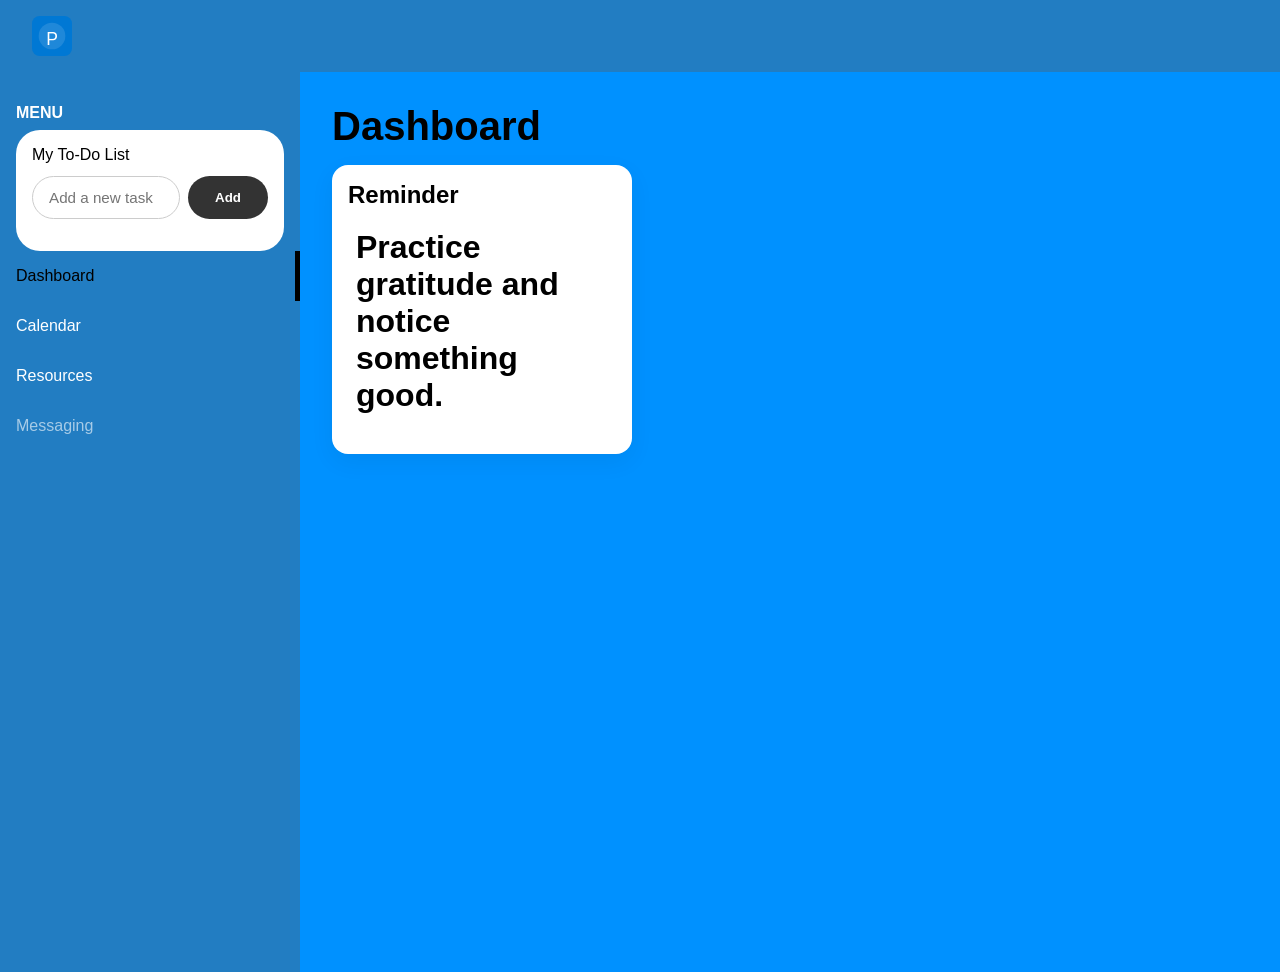
<file: index.html>
<!DOCTYPE html>
<html lang="en">
<head>
	<meta charset="UTF-8">
	<meta http-equiv="X-UA-Compatible" content="IE=edge">
	<meta name="viewport" content="width=device-width, initial-scale=1.0">
	<title>Planner - Dashboard</title>
	<link rel="stylesheet" href="main.css" />
	<link rel="manifest" href="manifest.json" />
	<link rel="icon" href="icon.svg" type="image/svg+xml" />
	<meta name="theme-color" content="#ffffff" />
</head>
<header class="topbar">
	<img src="icon.svg" alt="Planner Logo" class="logo" />
</header>
<body>
	
	<div class="app">
		<div class="menu-toggle">
			<div class="hamburger">
				<span></span>
			</div>
		</div>

		<aside class="sidebar">
			<h2>Menu</h2>

			<nav class="todolist">
				<p>My To-Do List</p>
				<form id="todo-form" class="todolist-form">
					<input id="todo-input" type="text" placeholder="Add a new task" autocomplete="off" />
					<button type="submit">Add</button>
				</form>
				<ul id="todo-list" class="todo-items"></ul>
			</nav>
			
			<nav class="menu">
				<a href="index.html" class="menu-item is-active">Dashboard</a>
				<a href="calendar.html" class="menu-item">Calendar</a>
				<a href="resources.html" class="menu-item">Resources</a>
				<a href="#" class="menu-item unavailable">Messaging</a>
			</nav>

		</aside>

		<main class="content">
			<h1>Dashboard</h1>
			<section class="reminder">
				<h2>Reminder</h2>
				<div class="reminder-random">
					<h3>Reminder</h3>
				</div>
			</section>
		</main>
	</div>

	<script src="main.js"></script>
</body>
</html>
</file>
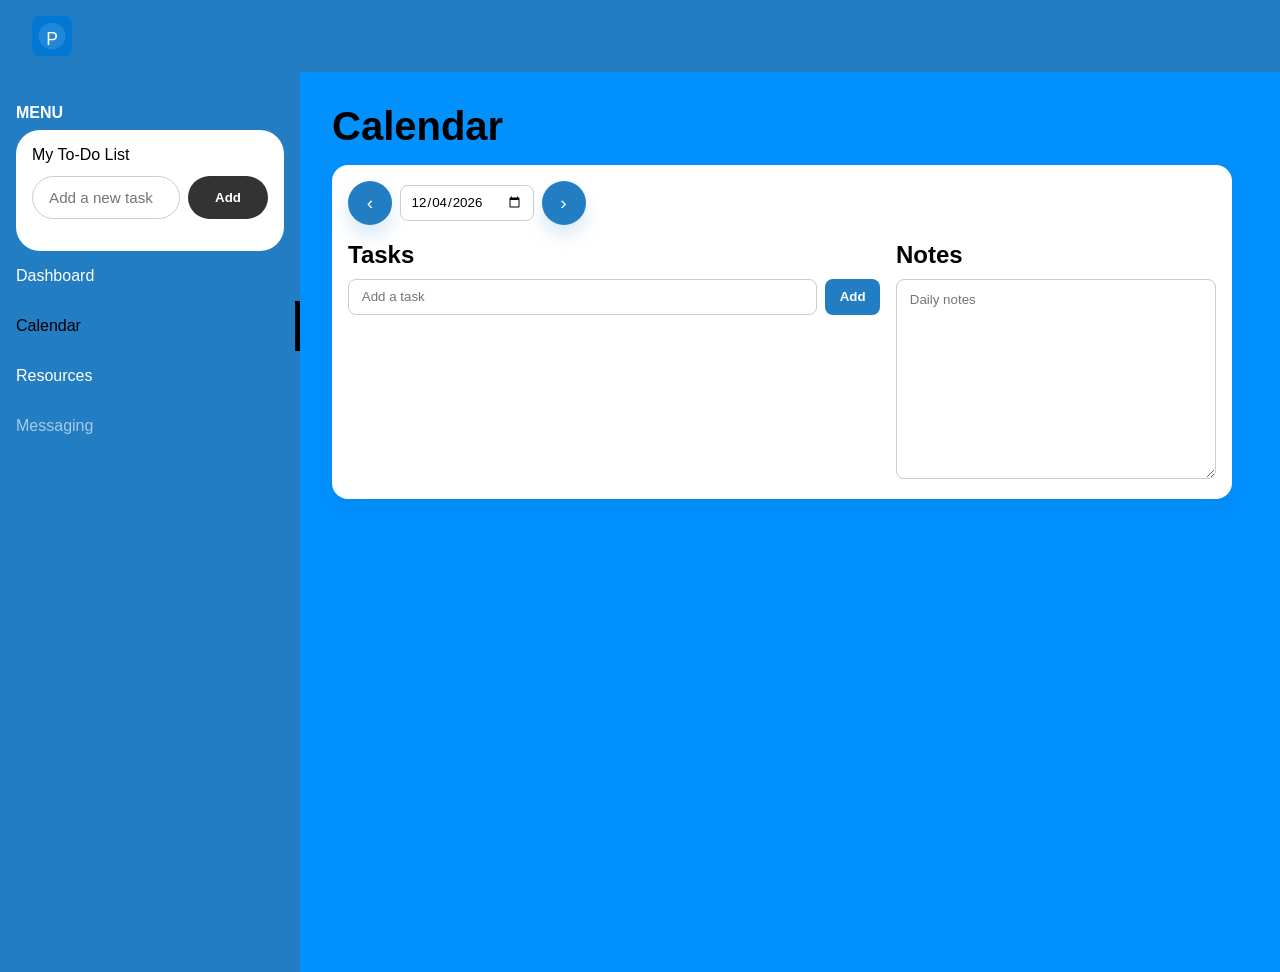
<file: calendar.html>
<!DOCTYPE html>
<html lang="en">
<head>
	<meta charset="UTF-8">
	<meta http-equiv="X-UA-Compatible" content="IE=edge">
	<meta name="viewport" content="width=device-width, initial-scale=1.0">
	<title>Planner - Calender</title>
	<link rel="stylesheet" href="main.css" />
	<link rel="manifest" href="manifest.json" />
	<link rel="icon" href="icon.svg" type="image/svg+xml" />
	<meta name="theme-color" content="#ffffff" />
</head>
<header class="topbar">
		<img src="icon.svg" alt="Planner Logo" class="logo" />
</header>
<body>
	
	<div class="app">
		<div class="menu-toggle">
			<div class="hamburger">
				<span></span>
			</div>
		</div>

		<aside class="sidebar">
			<h2>Menu</h2>

			<nav class="todolist">
				<p>My To-Do List</p>
				<form id="todo-form" class="todolist-form">
					<input id="todo-input" type="text" placeholder="Add a new task" autocomplete="off" />
					<button type="submit">Add</button>
				</form>
				<ul id="todo-list" class="todo-items"></ul>
			</nav>
			
			<nav class="menu">
				<a href="index.html" class="menu-item">Dashboard</a>
				<a href="calendar.html" class="menu-item is-active">Calendar</a>	
				<a href="resources.html" class="menu-item">Resources</a>
				<a href="#" class="menu-item unavailable">Messaging</a>
			</nav>

		</aside>

		<main class="content">
			<h1>Calendar</h1>
			<section class="planner">
				<div class="planner-controls">
					<button id="prev-day" aria-label="Previous day">‹</button>
					<input type="date" id="planner-date" />
					<button id="next-day" aria-label="Next day">›</button>
				</div>
				<div class="planner-columns">
					<div class="planner-tasks">
						<h2>Tasks</h2>
						<form id="planner-task-form">
							<input id="planner-task-input" type="text" placeholder="Add a task" autocomplete="off" />
							<button type="submit">Add</button>
						</form>
						<ul id="planner-task-list" class="todo-items"></ul>
					</div>
					<div class="planner-notes">
						<h2>Notes</h2>
						<textarea id="planner-note" placeholder="Daily notes"></textarea>
					</div>
				</div>
			</section>
		</main>
	</div>

	<script src="main.js"></script>
</body>
</html>
</file>
<file: main.css>
* {
	margin: 0;
	padding: 0;
	box-sizing: border-box;
	font-family: sans-serif;
}

body {
	background-color: #0091ff;
	min-height: 100vh;
}

.content {
	padding: 2rem;
	padding-right: 3rem;
	width: 100%;
	max-width: 100%;
}

.info {
	background-color: #fff;
	padding: 1rem;
	border-radius: 1.5rem;
	width: 100%;
	padding-right: 5rem;
	min-width: 0;
	margin-bottom: 1.5rem;
}

.app {
	display: flex;
	min-height: 100vh;
}

.menu-toggle {
	display: none;
	position: fixed;
	top: 2rem;
	right: 2rem;
	width: 60px;
	height: 60px;
	border-radius: 99px;
	background-color: #000;
	cursor: pointer;
	z-index: 999;
}

.hamburger {
	position: relative;
	top: calc(50% - 2px);
	left: 50%;
	transform: translate(-50%, -50%);
	width: 32px;
}

.hamburger > span,
.hamburger > span::before,
.hamburger > span::after {
  display: block;
  position: absolute;
  width: 100%;
  height: 4px;
  border-radius: 99px;
  background-color: #FFF;
  transition-duration: .25s;
}

.hamburger > span::before {
  content: '';
  top: -8px;
}
.hamburger > span::after {
  content: '';
  top: 8px;
}
.menu-toggle.is-active .hamburger > span {
  transform: rotate(45deg);
}
.menu-toggle.is-active .hamburger > span::before {
  top: 0;
  transform: rotate(0deg);
}
.menu-toggle.is-active .hamburger > span::after {
  top: 0;
  transform: rotate(90deg);
}

.sidebar {
	flex: 0 0 300px;
	width: 300px;
	min-width: 300px;
	max-width: 300px;
	padding: 2rem 1rem;
	background-color: #227dc2;
}

.sidebar h2 {
	color: #FFF;
	font-size: 1rem;
	text-transform: uppercase;
	margin-bottom: 0.5em;
}

.sidebar .todolist {
	display: flex;
	flex-direction: column;
	background-color: #FFF;
	padding: 1rem;
	border-radius: 1.5rem;
	max-height: calc(100vh - 8rem);
}

.sidebar .todolist form {
	display: flex;
	flex-wrap: wrap;
	gap: 0.5rem;
	margin-top: 0.75rem;
}

.sidebar .todolist .todo-items {
	list-style: none;
	margin-top: 1rem;
	overflow-y: auto;
	max-height: 8rem;
	padding-right: 0.4rem;
}

.sidebar .todolist input {
	flex: 1 1 0;
	min-width: 0;
	padding: 0.75rem 1rem;
	border: 1px solid #ccc;
	border-radius: 999px;
	font-size: 0.95rem;
}

.sidebar .todolist button {
	flex: 0 0 auto;
	min-width: 80px;
	padding: 0.75rem 1rem;
	border: none;
	border-radius: 999px;
	background-color: #333;
	color: #FFF;
	cursor: pointer;
	font-weight: 700;
}

.sidebar .todolist button:hover {
	background-color: #000;
}

.sidebar .todolist .todo-items {
	list-style: none;
	margin-top: 1rem;
	overflow-y: auto;
	max-height: 8rem;
	padding-right: 0.4rem;
}

.sidebar .todolist .todo-item {
	display: flex;
	justify-content: space-between;
	align-items: center;
	padding: 0.75rem 1rem;
	margin-bottom: 0.6rem;
	background: #f2f2f2;
	border-radius: 1rem;
}

.sidebar .todolist .todo-item.done .todo-text {
	text-decoration: line-through;
	opacity: 0.7;
}

.sidebar .todolist .todo-text {
	cursor: pointer;
	flex: 1;
	min-width: 0;
	overflow-wrap: anywhere;
}

.sidebar .todolist .todo-remove {
	border: none;
	background: transparent;
	color: #c0392b;
	font-size: 1.25rem;
	line-height: 1;
	cursor: pointer;
	margin-left: 0.75rem;
	flex: 0 0 auto;
}

.sidebar .menu {
	margin: 0 -1rem;
}

.sidebar .menu .menu-item {
	display: block;
	padding: 1rem;
	color: #FFF;
	text-decoration: none;
	transition: 0.2s linear;
	border-right: 5px solid transparent;
}

.sidebar .menu .menu-item:hover,
.sidebar .menu .menu-item.is-active {
	color: #000;
	border-right-color: #000;
}

.sidebar .menu .menu-item.unavailable {
	color: rgba(255, 255, 255, 0.6);
	cursor: not-allowed;
	border-right-color: transparent;
}

.sidebar .todolist {
	background-color: #FFF;
	padding: 1rem;
}

.info {
	background-color: #fff;
	padding: 1rem;
	border-radius: 1.5rem;
	width: 100%;
	padding-right: 5rem;
	min-width: 0;
}

.drag-drop-grid,
.drag-column,
.drop-zone,
.draggable {
	min-width: 0;
}

.file-name {
	overflow-wrap: anywhere;
	word-break: break-word;
}

/* Remove default list bullets for app lists */
.todo-items {
	list-style: none;
	padding-left: 0;
	margin-left: 0;
}

.topbar {
	display: flex;
	justify-content: flex-start;
	align-items: center;
	gap: 1rem;
	padding: 1rem 2rem;
	background-color: #227dc2;
	color: #FFF;
}

.topbar .logo {
	width: 40px;
	height: 40px;
	object-fit: contain;
}


.content h1 {
	color: #000;
	font-size: 2.5rem;
	margin-bottom: 1rem;
}

.content h2 {
    color: #000;
    font-size: 1.5rem;
    margin-bottom: 0.75rem;
}

.content p {
	color: #000;
}

.drag-drop {
	margin-top: 2rem;
	background: #fff;
	padding: 1.5rem;
	border-radius: 1.5rem;
}

.resource-actions {
	display: flex;
	gap: 0.5rem;
	justify-content: flex-end;
	margin-bottom: 0.5rem;
}

.resource-actions button {
	padding: 0.5rem 0.75rem;
	background: #227dc2;
	color: #fff;
	border: none;
	border-radius: 8px;
	font-weight: 700;
	cursor: pointer;
}

.resource-actions button#clear-resources {
	background: #c0392b;
}

.drag-drop h2 {
	margin-bottom: 1rem;
	color: #000;
}

.drag-drop-grid {
	display: grid;
	grid-template-columns: 1fr 1fr;
	gap: 1rem;
}

.drag-column {
	background: #f9fbff;
	padding: 1rem;
	border-radius: 1rem;
	min-height: 260px;
	display: flex;
	flex-direction: column;
}

.drag-column h3 {
	margin-bottom: 0.75rem;
	font-size: 1rem;
	color: #333;
}

.drop-zone {
	min-height: 240px;
	width: 100%;
	background: #eef6ff;
	border: 2px dashed rgba(0, 0, 0, 0.15);
	border-radius: 1rem;
	padding: 1rem;
	display: flex;
	flex-direction: column;
	gap: 0.75rem;
	justify-content: flex-start;
	box-sizing: border-box;
	transition: background 0.2s ease, border-color 0.2s ease;
}

.drop-zone.over {
	background: #d2e8ff;
	border-color: #227dc2;
}

.draggable {
	user-select: none;
	padding: 0.8rem 1rem;
	margin-bottom: 0.75rem;
	background: #fff;
	border: 1px solid #ccc;
	border-radius: 12px;
	cursor: grab;
}

.draggable.file-card {
	display: flex;
	align-items: center;
	justify-content: space-between;
	gap: 0.75rem;
	padding: 0.8rem 1rem;
	background: #f3f8ff;
	border-color: #227dc2;
}

.draggable.file-card.favorite {
	background: #fff8d8;
	border-color: #c28f22;
}

.file-favorite {
	border: none;
	background: transparent;
	color: #6f6f6f;
	font-size: 1.1rem;
	cursor: pointer;
	padding: 0;
	margin-right: 0.5rem;
}

.file-favorite:hover,
.file-favorite:focus {
	color: #b76b00;
}

.file-card .file-name {
	flex: 1;
	min-width: 0;
}

.draggable:active {
	cursor: grabbing;
}

.drag-drop-note {
	color: #666;
	font-size: 0.95rem;
}

#note-area {
	width: 100%;
	min-height: 180px;
	padding: 1rem;
	border: 1px solid #ccc;
	border-radius: 1rem;
	font-size: 1rem;
	line-height: 1.5;
	resize: vertical;
	margin-top: 1rem;
}

@media (max-width: 1024px) {
	.sidebar {
		flex: 0 0 220px;
		width: 220px;
		min-width: 220px;
		max-width: 220px;
	}
}

@media (max-width: 768px) {
	.app {
		flex-direction: column;
	}

	.menu-toggle {
		display: block;
		top: 1rem;
		right: 1rem;
		width: 52px;
		height: 52px;
	}

	.content {
		padding: 1.25rem;
		padding-top: 7rem;
	}

	.sidebar {
		position: fixed;
		top: 0;
		left: -100%;
		height: 100vh;
		width: 85%;
		max-width: 320px;
		padding-top: 5rem;
		transition: left 0.2s linear;
		overflow-y: auto;
		z-index: 20;
	}

	.sidebar.is-active {
		left: 0;
	}

	.sidebar .todolist {
		max-height: calc(100vh - 7rem);
	}

	.sidebar .menu {
		margin: 0;
	}

	.info {
		padding-right: 1rem;
	}

	.drag-drop {
		padding: 1rem;
	}

	.drag-drop-grid {
		grid-template-columns: 1fr;
	}

	.content h1 {
		font-size: 2rem;
	}

	.content h2,
	.drag-column h3 {
		font-size: 1.1rem;
	}

	#note-area {
		min-height: 140px;
	}
}

@media (max-width: 480px) {
	.content {
		padding: 1rem;
		padding-top: 6.5rem;
	}

	.menu-toggle {
		width: 48px;
		height: 48px;
	}

	.sidebar {
		padding: 1.5rem;
	}

	.info {
		padding-right: 0.75rem;
	}
}

/* Planner styles */
.planner {
	background: #fff;
	padding: 1rem;
	border-radius: 1rem;
	box-shadow: 0 8px 24px rgba(0,0,0,0.06);
}

.reminder {
	background: #fff;
	padding: 1rem;
	border-radius: 1rem;
	box-shadow: 0 8px 24px rgba(0,0,0,0.06);
	margin-bottom: 1.5rem;
	max-width: 300px;
}

.reminder-random h2,
.reminder-random h3 {
	margin-bottom: 1rem;
	color: #000;
	padding: 0.5rem;
	font-size: 2rem;
}

.planner-controls {
	display: flex;
	gap: 0.5rem;
	align-items: center;
	margin-bottom: 1rem;
}
.planner-controls button {
	width: 44px;
	height: 44px;
	display: inline-flex;
	align-items: center;
	justify-content: center;
	border: none;
	border-radius: 50%;
	background: #227dc2;
	color: #fff;
	font-size: 1.2rem;
	cursor: pointer;
	box-shadow: 0 10px 18px rgba(34, 125, 194, 0.18);
	transition: transform 0.2s ease, box-shadow 0.2s ease, background 0.2s ease;
}
.planner-controls button:hover {
	transform: translateY(-1px);
	box-shadow: 0 14px 24px rgba(34, 125, 194, 0.22);
	background: #1a67a8;
}
.planner-controls button:focus-visible {
	outline: 3px solid rgba(34, 125, 194, 0.4);
	outline-offset: 2px;
}
.planner-controls input[type="date"] {
	padding: 0.5rem 0.6rem;
	border-radius: 8px;
	border: 1px solid #ccc;
}
.planner-columns {
	display: grid;
	grid-template-columns: 1fr 320px;
	gap: 1rem;
    list-style: none;
	list-style-type: none;
}

.planner-tasks h2,
.planner-notes h2 {
	margin-bottom: 0.6rem;
}
.planner-tasks form {
	display: flex;
	gap: 0.5rem;
	margin-bottom: 0.75rem;
}

/* Planner task list styling — match sidebar todo layout */
.planner-tasks .todo-items {
	list-style: none;
	display: flex;
	flex-direction: column;
	gap: 0.5rem;
	padding-left: 0;
	margin: 0;
	max-height: 240px;
	overflow-y: auto;
}

.planner-tasks .todo-item {
	display: flex;
	align-items: flex-start;
	padding: 0.6rem 0.8rem;
	background: #f8f9fb;
	border-radius: 8px;
	width: 100%;
}

.planner-tasks .todo-text {
	flex: 1 1 auto;
	min-width: 0;
	white-space: normal;
	word-break: break-word;
	overflow-wrap: anywhere;
}

.planner-tasks .todo-remove {
	margin-left: 0.75rem;
	flex: 0 0 auto;
}
.planner-tasks input[type="text"] {
	flex: 1;
	padding: 0.6rem 0.8rem;
	border-radius: 8px;
	border: 1px solid #ccc;
}
.planner-tasks button {
	padding: 0.6rem 0.9rem;
	border-radius: 8px;
	border: none;
	background: #227dc2;
	color: #fff;
	font-weight: 700;
}
.planner-notes textarea {
	width: 100%;
	min-height: 200px;
	padding: 0.8rem;
	border-radius: 8px;
	border: 1px solid #ccc;
	resize: vertical;
}

@media (max-width: 768px) {
	.planner-columns {
		grid-template-columns: 1fr;
	}
}
</file>
